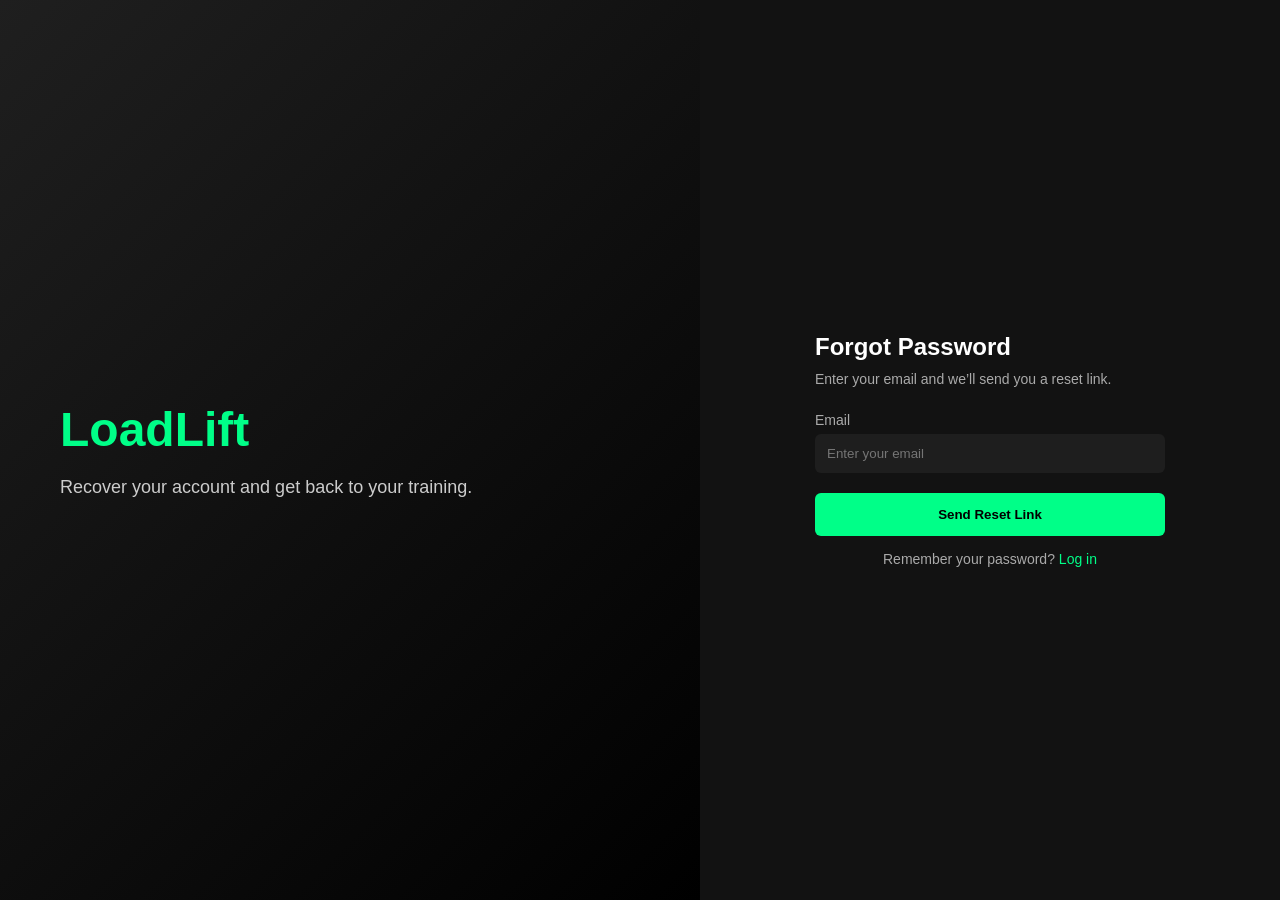
<file: client/forgot-password.html>
<!doctype html>
<html lang="en">
  <head>
    <meta charset="UTF-8" />
    <meta name="viewport" content="width=device-width, initial-scale=1.0" />
    <title>LoadLift - Forgot Password</title>
    <link rel="stylesheet" href="styles/forgot-password.css" />
  </head>
  <body>
    <div class="container">
      <!-- LEFT PANEL -->
      <div class="left-panel">
        <h1>LoadLift</h1>
        <p>Recover your account and get back to your training.</p>
      </div>

      <!-- RIGHT PANEL -->
      <div class="right-panel">
        <form class="forgot-form">
          <h2>Forgot Password</h2>
          <p class="description">
            Enter your email and we’ll send you a reset link.
          </p>

          <div class="input-group">
            <label>Email</label>
            <input type="email" placeholder="Enter your email" required />
          </div>

          <button type="submit">Send Reset Link</button>

          <p class="back-link">
            Remember your password? <a href="login.html">Log in</a>
          </p>
        </form>
      </div>
    </div>
  </body>
</html>
</file>
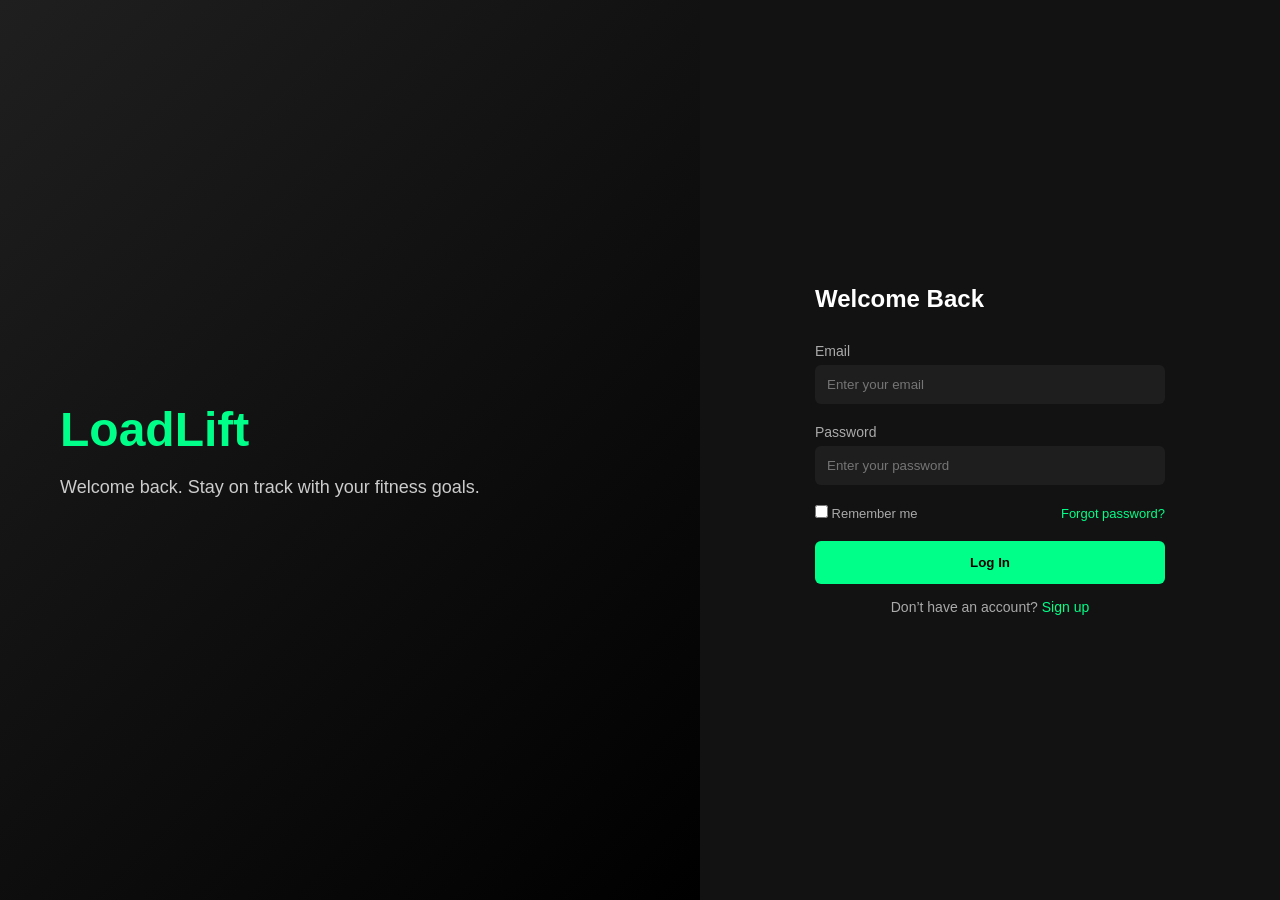
<file: client/login.html>
<!doctype html>
<html lang="en">
  <head>
    <meta charset="UTF-8" />
    <meta name="viewport" content="width=device-width, initial-scale=1.0" />
    <title>LoadLift - Login</title>
    <link rel="stylesheet" href="styles/login.css" />
  </head>
  <body>
    <div class="container">
      <!-- LEFT PANEL -->
      <div class="left-panel">
        <h1>LoadLift</h1>
        <p>Welcome back. Stay on track with your fitness goals.</p>
      </div>

      <!-- RIGHT PANEL -->
      <div class="right-panel">
        <form class="login-form">
          <h2>Welcome Back</h2>

          <div class="input-group">
            <label>Email</label>
            <input type="email" placeholder="Enter your email" required />
          </div>

          <div class="input-group">
            <label>Password</label>
            <input type="password" placeholder="Enter your password" required />
          </div>

          <div class="extra-options">
            <label class="remember">
              <input type="checkbox" />
              Remember me
            </label>
            <a href="#" class="forgot">Forgot password?</a>
          </div>

          <button type="submit">Log In</button>

          <p class="signup-link">
            Don’t have an account? <a href="signup.html">Sign up</a>
          </p>
        </form>
      </div>
    </div>
  </body>
</html>
</file>
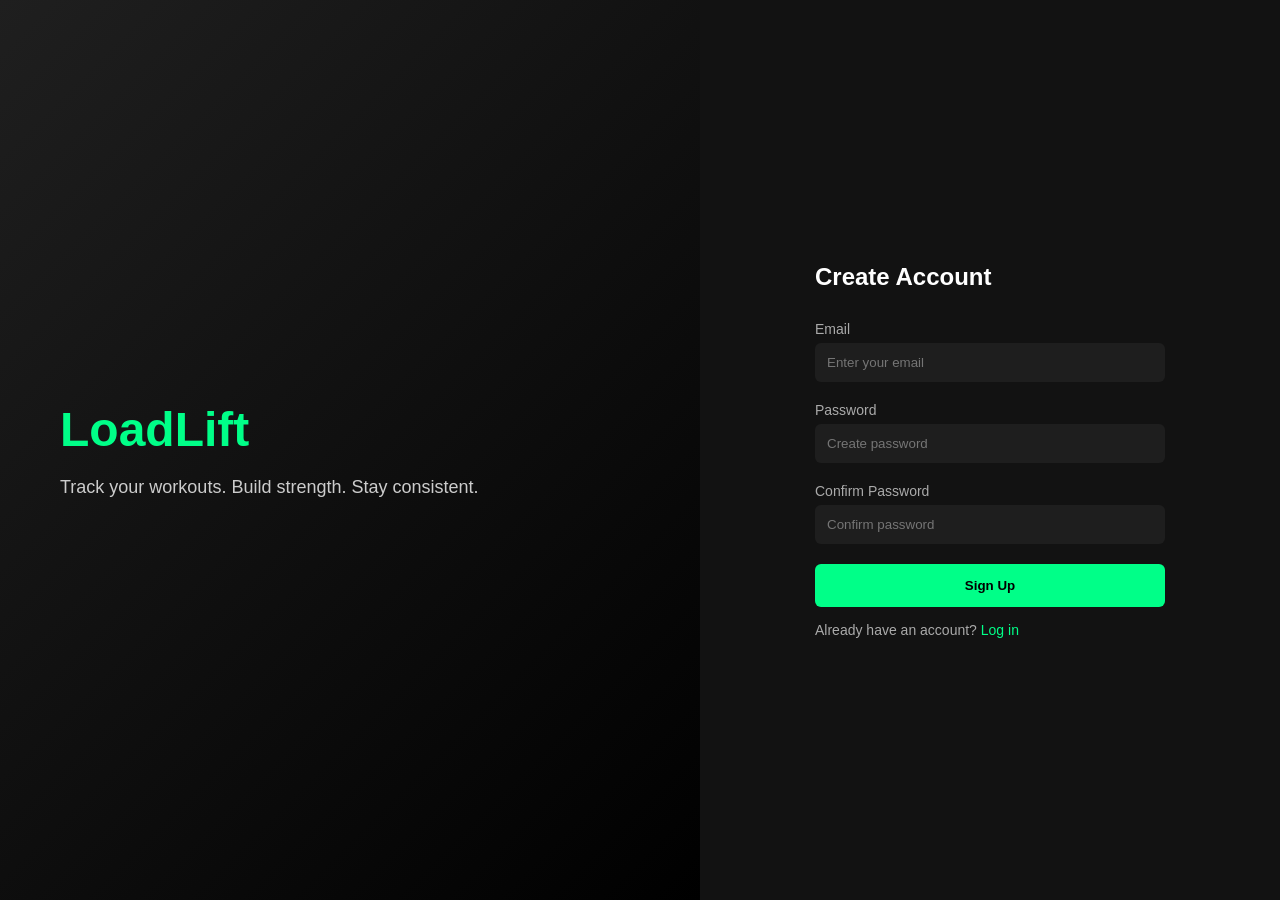
<file: client/signup.html>
<!doctype html>
<html lang="en">
  <head>
    <meta charset="UTF-8" />
    <meta name="viewport" content="width=device-width, initial-scale=1.0" />
    <title>LoadLift - Sign Up</title>
    <link rel="stylesheet" href="styles/signup.css" />
  </head>
  <body>
    <div class="container">
      <div class="left-panel">
        <h1>LoadLift</h1>
        <p>Track your workouts. Build strength. Stay consistent.</p>
      </div>

      <div class="right-panel">
        <form class="signup-form">
          <h2>Create Account</h2>

          <div class="input-group">
            <label>Email</label>
            <input type="email" placeholder="Enter your email" required />
          </div>

          <div class="input-group">
            <label>Password</label>
            <input type="password" placeholder="Create password" required />
          </div>

          <div class="input-group">
            <label>Confirm Password</label>
            <input type="password" placeholder="Confirm password" required />
          </div>

          <button type="submit">Sign Up</button>

          <p class="login-link">
            Already have an account? <a href="login.html">Log in</a>
          </p>
        </form>
      </div>
    </div>
  </body>
</html>
</file>
<file: client/styles/forgot-password.css>
* {
  margin: 0;
  padding: 0;
  box-sizing: border-box;
  font-family: Arial, sans-serif;
}

body {
  background: #0e0e0e;
  color: #fff;
  height: 100vh;
}

.container {
  display: flex;
  height: 100vh;
}

/* LEFT PANEL */
.left-panel {
  flex: 1;
  background: linear-gradient(135deg, #1f1f1f, #000000);
  display: flex;
  flex-direction: column;
  justify-content: center;
  padding: 60px;
}

.left-panel h1 {
  font-size: 48px;
  color: #00ff88;
  margin-bottom: 20px;
}

.left-panel p {
  font-size: 18px;
  color: #ccc;
}

/* RIGHT PANEL */
.right-panel {
  flex: 1;
  background: #121212;
  display: flex;
  justify-content: center;
  align-items: center;
}

.forgot-form {
  width: 100%;
  max-width: 350px;
}

.forgot-form h2 {
  margin-bottom: 10px;
}

.description {
  font-size: 14px;
  color: #aaa;
  margin-bottom: 25px;
}

/* INPUT */
.input-group {
  margin-bottom: 20px;
}

.input-group label {
  font-size: 14px;
  color: #aaa;
  display: block;
  margin-bottom: 6px;
}

.input-group input {
  width: 100%;
  padding: 12px;
  border: none;
  border-radius: 6px;
  background: #1e1e1e;
  color: #fff;
}

.input-group input:focus {
  outline: 1px solid #00ff88;
}

/* BUTTON */
button {
  width: 100%;
  padding: 14px;
  background: #00ff88;
  color: #000;
  border: none;
  border-radius: 6px;
  font-weight: bold;
  cursor: pointer;
  transition: 0.3s;
}

button:hover {
  background: #00cc6a;
}

/* BACK LINK */
.back-link {
  margin-top: 15px;
  font-size: 14px;
  color: #aaa;
  text-align: center;
}

.back-link a {
  color: #00ff88;
  text-decoration: none;
}
</file>
<file: client/styles/login.css>
* {
  margin: 0;
  padding: 0;
  box-sizing: border-box;
  font-family: Arial, sans-serif;
}

body {
  background: #0e0e0e;
  color: #fff;
  height: 100vh;
}

.container {
  display: flex;
  height: 100vh;
}

/* LEFT PANEL */
.left-panel {
  flex: 1;
  background: linear-gradient(135deg, #1f1f1f, #000000);
  display: flex;
  flex-direction: column;
  justify-content: center;
  padding: 60px;
}

.left-panel h1 {
  font-size: 48px;
  color: #00ff88;
  margin-bottom: 20px;
}

.left-panel p {
  font-size: 18px;
  color: #ccc;
}

/* RIGHT PANEL */
.right-panel {
  flex: 1;
  background: #121212;
  display: flex;
  justify-content: center;
  align-items: center;
}

.login-form {
  width: 100%;
  max-width: 350px;
}

.login-form h2 {
  margin-bottom: 30px;
}

/* INPUTS */
.input-group {
  margin-bottom: 20px;
}

.input-group label {
  font-size: 14px;
  color: #aaa;
  display: block;
  margin-bottom: 6px;
}

.input-group input {
  width: 100%;
  padding: 12px;
  border: none;
  border-radius: 6px;
  background: #1e1e1e;
  color: #fff;
}

.input-group input:focus {
  outline: 1px solid #00ff88;
}

/* EXTRA OPTIONS */
.extra-options {
  display: flex;
  justify-content: space-between;
  align-items: center;
  margin-bottom: 20px;
  font-size: 13px;
}

.remember {
  color: #aaa;
}

.forgot {
  color: #00ff88;
  text-decoration: none;
}

/* BUTTON */
button {
  width: 100%;
  padding: 14px;
  background: #00ff88;
  color: #000;
  border: none;
  border-radius: 6px;
  font-weight: bold;
  cursor: pointer;
  transition: 0.3s;
}

button:hover {
  background: #00cc6a;
}

/* SIGNUP LINK */
.signup-link {
  margin-top: 15px;
  font-size: 14px;
  color: #aaa;
  text-align: center;
}

.signup-link a {
  color: #00ff88;
  text-decoration: none;
}
</file>
<file: client/styles/signup.css>
* {
  margin: 0;
  padding: 0;
  box-sizing: border-box;
  font-family: Arial, sans-serif;
}

body {
  background: #0e0e0e;
  color: #fff;
  height: 100vh;
}

.container {
  display: flex;
  height: 100vh;
}

/* LEFT PANEL */
.left-panel {
  flex: 1;
  background: linear-gradient(135deg, #1f1f1f, #000000);
  display: flex;
  flex-direction: column;
  justify-content: center;
  padding: 60px;
}

.left-panel h1 {
  font-size: 48px;
  color: #00ff88;
  margin-bottom: 20px;
}

.left-panel p {
  font-size: 18px;
  color: #ccc;
}

/* RIGHT PANEL */
.right-panel {
  flex: 1;
  background: #121212;
  display: flex;
  justify-content: center;
  align-items: center;
}

.signup-form {
  width: 100%;
  max-width: 350px;
}

.signup-form h2 {
  margin-bottom: 30px;
}

.input-group {
  margin-bottom: 20px;
}

.input-group label {
  font-size: 14px;
  color: #aaa;
  display: block;
  margin-bottom: 6px;
}

.input-group input {
  width: 100%;
  padding: 12px;
  border: none;
  border-radius: 6px;
  background: #1e1e1e;
  color: #fff;
}

.input-group input:focus {
  outline: 1px solid #00ff88;
}

/* BUTTON */
button {
  width: 100%;
  padding: 14px;
  background: #00ff88;
  color: #000;
  border: none;
  border-radius: 6px;
  font-weight: bold;
  cursor: pointer;
  transition: 0.3s;
}

button:hover {
  background: #00cc6a;
}

/* LOGIN LINK */
.login-link {
  margin-top: 15px;
  font-size: 14px;
  color: #aaa;
}

.login-link a {
  color: #00ff88;
  text-decoration: none;
}
</file>
